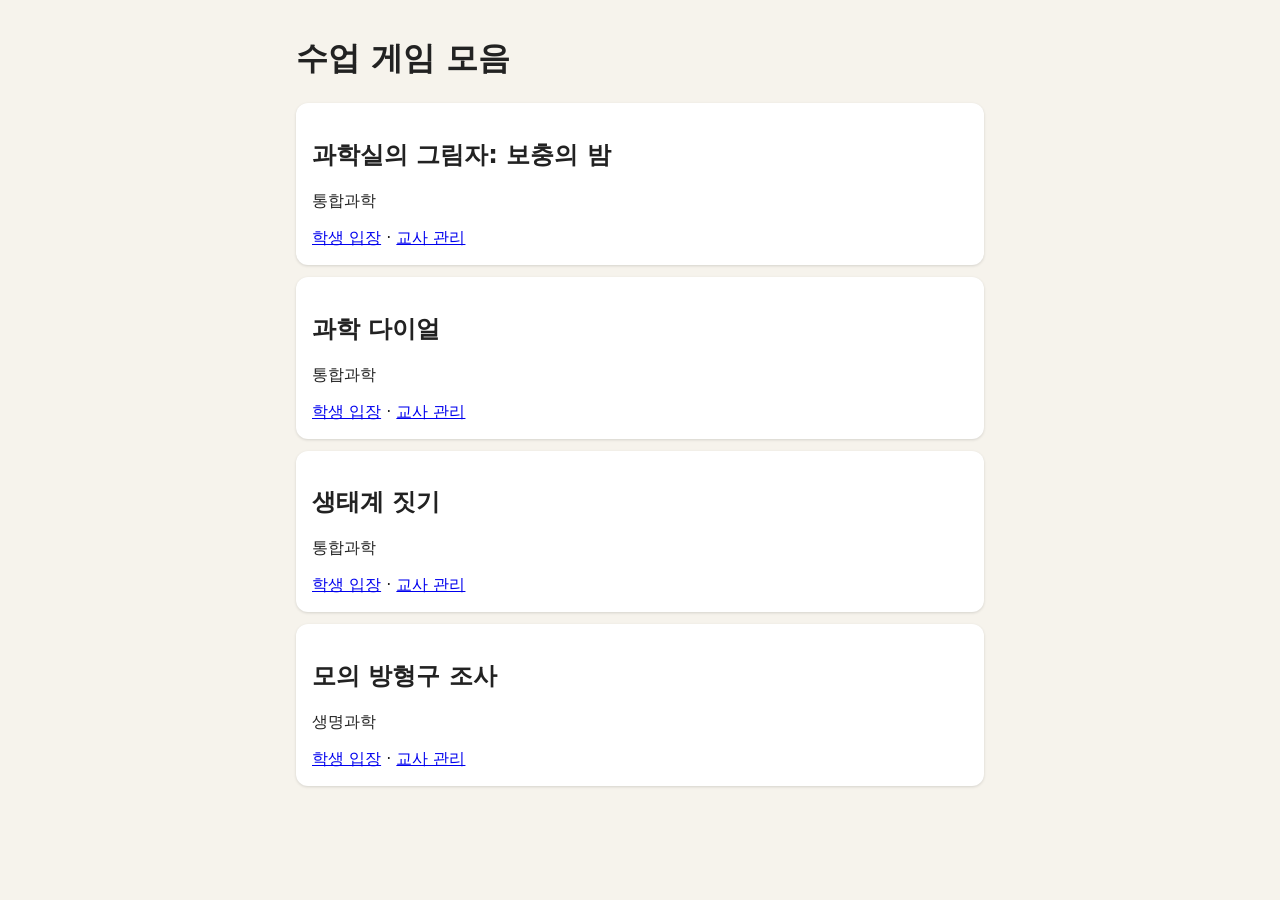
<file: index.html>
<!doctype html>
<html lang="ko"><head><meta charset="utf-8"><meta name="viewport" content="width=device-width, initial-scale=1">
<title>수업 게임 모음</title><link rel="stylesheet" href="common/style.css"></head>
<body><main>
<h1>수업 게임 모음</h1>
<div id="list"></div>
</main>
<script type="module">
// 목록은 games.json에서(새 게임은 tools/new_game.py가 자동으로 한 줄 추가)
const games = await (await fetch("games.json", { cache: "no-store" })).json();
document.getElementById("list").replaceChildren(...games.map(g => {
  const d = document.createElement("div"); d.className = "card";
  const h = document.createElement("h2"); h.textContent = g.name;
  const p = document.createElement("p"); p.textContent = g.subject;
  const home = g.url || `${g.id}/`; // 다른 저장소 게임(url)도 교사 화면은 같은 폴더의 teacher.html
  const a = document.createElement("a"); a.href = home; a.textContent = "학생 입장";
  const t = document.createElement("a"); t.href = `${home}teacher.html`; t.textContent = "교사 관리";
  d.append(h, p, a, " · ", t);
  return d;
}));
</script>
</body></html>
</file>
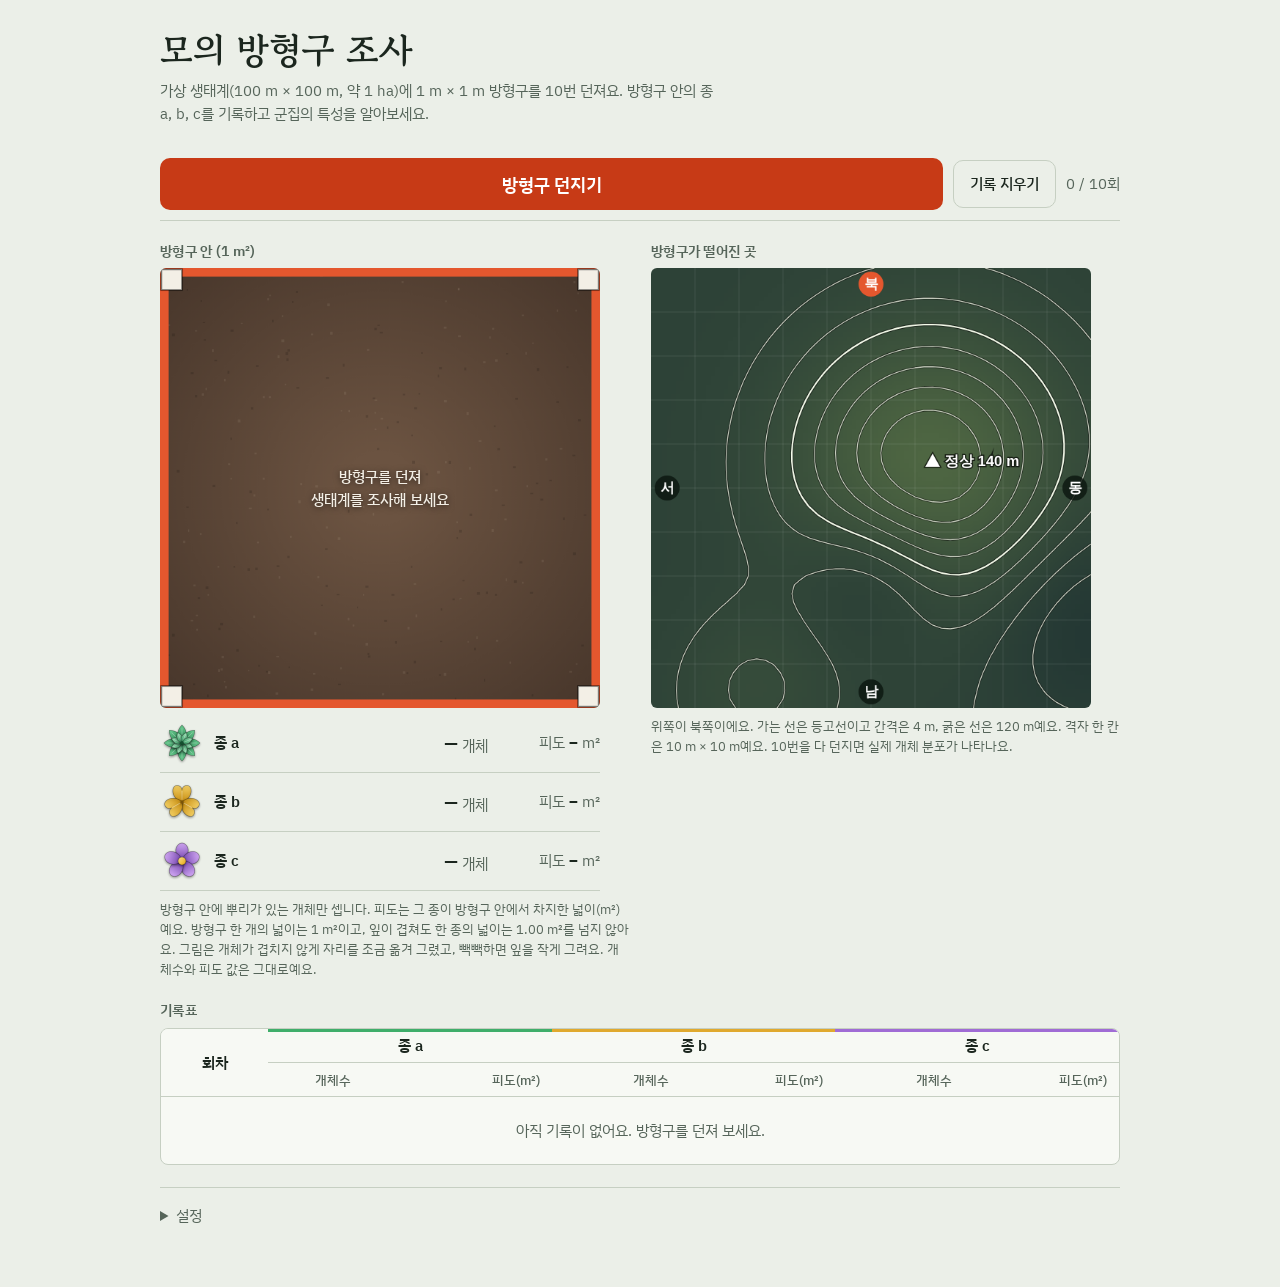
<file: quadrat/index.html>
<!doctype html>
<html lang="ko"><head><meta charset="utf-8"><meta name="viewport" content="width=device-width,initial-scale=1">
<title>모의 방형구 조사</title>
<link rel="stylesheet" href="https://fonts.googleapis.com/css2?family=Gowun+Batang:wght@700&family=IBM+Plex+Sans+KR:wght@400;500;600&display=swap">
<style>
/* 레이아웃: 고정 제어줄 → (방형구 확대 | 등고선 지도) → 기록표. 야외조사 노트 느낌, 방형구 끈의 주황빨강이 유일한 강조색 */
:root{
  --bg:#EBEFE8; --surface:#F7F9F4; --ink:#1B261E; --muted:#56655A; --line:#C6CFC2;
  --accent:#C73A16; --accent-ink:#FFFFFF;
  --sa:#3FAE6A; --sb:#E0A92E; --sc:#A06CD5;
  --disp:'Gowun Batang','Noto Serif KR','AppleMyungjo',serif;
  --body:'IBM Plex Sans KR','Apple SD Gothic Neo','Noto Sans KR',system-ui,sans-serif;
}
@media (prefers-color-scheme: dark){
  :root:not([data-theme="light"]){--bg:#131A15;--surface:#1B241E;--ink:#E5ECE3;--muted:#9BA99E;--line:#2D3A31;--accent:#FF7B54;--accent-ink:#1E0E08;color-scheme:dark}
}
:root[data-theme="dark"]{--bg:#131A15;--surface:#1B241E;--ink:#E5ECE3;--muted:#9BA99E;--line:#2D3A31;--accent:#FF7B54;--accent-ink:#1E0E08;color-scheme:dark}

body{background:var(--bg);color:var(--ink);font:15px/1.55 var(--body);
  padding-block:20px 48px;
  padding-left:max(16px,env(safe-area-inset-left,0px));
  padding-right:max(16px,env(safe-area-inset-right,0px))}
body::before{content:"";position:fixed;inset:0 0 auto;height:env(safe-area-inset-top,0px);z-index:10;background:var(--bg)}
.wrap{max-width:960px;margin:0 auto;display:flex;flex-direction:column;gap:22px}
h1{font:700 clamp(26px,6vw,36px)/1.2 var(--disp);margin:0;text-wrap:balance}
h2{font:600 14px/1.3 var(--body);letter-spacing:.02em;color:var(--muted);margin:0 0 8px}
p{margin:0}
.lede{color:var(--muted);max-width:62ch;margin-top:8px}
.note{color:var(--muted);font-size:13px;margin-top:8px;max-width:62ch}

.bar{position:sticky;top:env(safe-area-inset-top,0px);z-index:5;background:var(--bg);
  display:flex;flex-wrap:wrap;align-items:center;gap:10px;padding-block:10px;box-shadow:0 1px 0 var(--line)}
button{font:500 15px var(--body);cursor:pointer;border-radius:10px}
button:focus-visible,input:focus-visible,summary:focus-visible{outline:3px solid var(--accent);outline-offset:2px}
.primary{flex:1 1 200px;min-height:52px;padding:12px 22px;border:0;background:var(--accent);color:var(--accent-ink);font-size:18px;font-weight:600}
.primary:active{transform:translateY(1px)}
.primary:disabled{background:var(--line);color:var(--muted);cursor:default;transform:none}
.ghost{min-height:48px;padding:10px 16px;border:1px solid var(--line);background:transparent;color:var(--ink)}
.count{margin-left:auto;color:var(--muted);font-variant-numeric:tabular-nums}

.main{display:grid;gap:22px;grid-template-columns:minmax(0,1fr)}
@media (min-width:760px){.main{grid-template-columns:minmax(0,1fr) minmax(0,1fr)}}
.quad,.map{position:relative;width:100%;max-width:440px;aspect-ratio:1}
canvas.view{display:block;width:100%;height:100%;border-radius:6px}
.empty{position:absolute;inset:0;display:grid;place-items:center;text-align:center;padding:24px;
  color:#F3EFE6;font-weight:500;text-shadow:0 1px 6px rgba(0,0,0,.6);pointer-events:none}
.drop canvas{animation:drop .45s cubic-bezier(.2,.8,.3,1)}
@keyframes drop{from{transform:translateY(-16px) scale(1.07) rotate(-2deg);opacity:.15}to{transform:none;opacity:1}}
@media (prefers-reduced-motion:reduce){.drop canvas{animation:none}}

.res{max-width:440px;margin-top:6px}
.row{display:grid;grid-template-columns:44px minmax(0,1fr) auto auto;align-items:center;gap:10px;padding-block:7px;border-bottom:1px solid var(--line)}
.row canvas{width:44px;height:44px}
.row .nm{font-weight:600}
.row .v{font-size:15px;color:var(--muted)}
.row .v b{font-size:24px;color:var(--ink);font-weight:600;font-variant-numeric:tabular-nums}
.row .c{color:var(--muted);min-width:6.8em;text-align:right}
.row .c b{color:var(--ink);font-variant-numeric:tabular-nums}

.tbl{overflow-x:auto;border:1px solid var(--line);border-radius:8px;background:var(--surface)}
table{width:100%;border-collapse:collapse;font-variant-numeric:tabular-nums}
th,td{padding:7px 12px;text-align:right;white-space:nowrap}
td:first-child,th:first-child{text-align:center}
tbody tr:nth-child(even){background:color-mix(in srgb,var(--line) 28%,transparent)}
thead th{background:var(--surface);font-weight:600;box-shadow:inset 0 -1px 0 var(--line)}
.h1 th{height:34px;padding-block:0;text-align:center}
.h2 th{font-weight:500;color:var(--muted);font-size:13px}
th[data-s="a"]{box-shadow:inset 0 3px 0 var(--sa),inset 0 -1px 0 var(--line)}
th[data-s="b"]{box-shadow:inset 0 3px 0 var(--sb),inset 0 -1px 0 var(--line)}
th[data-s="c"]{box-shadow:inset 0 3px 0 var(--sc),inset 0 -1px 0 var(--line)}
td.none{text-align:center;color:var(--muted);padding:22px}

details{border-top:1px solid var(--line);padding-top:12px;color:var(--muted)}
summary{cursor:pointer;width:max-content;padding:4px 0}
.set{display:grid;gap:6px;margin-top:10px;max-width:420px;color:var(--ink)}
.inl{display:flex;gap:8px}
input{font:16px var(--body);padding:9px 12px;min-width:0;flex:1;border:1px solid var(--line);border-radius:8px;background:var(--surface);color:var(--ink)}
.set label{font-weight:500;margin-top:8px}

#teacher{border-top:1px solid var(--line);padding-top:16px}
#teacher th{box-shadow:inset 0 -1px 0 var(--line);text-align:right;font-size:13px}
#teacher th:first-child,#teacher td:first-child{text-align:left}

textarea,select{display:block;width:100%;font:16px var(--body);padding:9px 12px;border:1px solid var(--line);border-radius:8px;background:var(--surface);color:var(--ink)}
textarea{resize:vertical}
[hidden]{display:none!important}
#send{display:grid;gap:8px;max-width:520px}
a.primary{display:flex;align-items:center;justify-content:center;border-radius:10px;text-decoration:none;text-align:center}
a.primary[aria-disabled]{background:var(--line);color:var(--muted);pointer-events:none}
#gres{display:grid}
#gres details{border-top:1px solid var(--line);padding:10px 0;color:var(--ink)}
#gres summary{line-height:1.5}
#gres td{white-space:normal}
</style>
</head>
<body>
<div class="wrap">
  <header>
    <h1>모의 방형구 조사</h1>
    <p class="lede">가상 생태계(100 m × 100 m, 약 1 ha)에 1 m × 1 m 방형구를 10번 던져요. 방형구 안의 종 a, b, c를 기록하고 군집의 특성을 알아보세요.</p>
  </header>

  <div class="bar">
    <button id="throw" class="primary" type="button">방형구 던지기</button>
    <button id="clear" class="ghost" type="button">기록 지우기</button>
    <span class="count" id="count" aria-live="polite">0 / 10회</span>
  </div>

  <div class="main">
    <section>
      <h2>방형구 안 (1 m²)</h2>
      <div class="quad" id="quad">
        <canvas class="view" id="cv" width="720" height="720" role="img" aria-label="아직 던지지 않은 방형구"></canvas>
        <div class="empty" id="empty">방형구를 던져<br>생태계를 조사해 보세요</div>
      </div>
      <div class="res" id="res" aria-live="polite">
        <div class="row"><canvas class="ico" width="88" height="88"></canvas><span class="nm">종 a</span><span class="v"><b id="n0">–</b> 개체</span><span class="c">피도 <b id="p0">–</b> m²</span></div>
        <div class="row"><canvas class="ico" width="88" height="88"></canvas><span class="nm">종 b</span><span class="v"><b id="n1">–</b> 개체</span><span class="c">피도 <b id="p1">–</b> m²</span></div>
        <div class="row"><canvas class="ico" width="88" height="88"></canvas><span class="nm">종 c</span><span class="v"><b id="n2">–</b> 개체</span><span class="c">피도 <b id="p2">–</b> m²</span></div>
      </div>
      <p class="note">방형구 안에 뿌리가 있는 개체만 셉니다. 피도는 그 종이 방형구 안에서 차지한 넓이(m²)예요. 방형구 한 개의 넓이는 1 m²이고, 잎이 겹쳐도 한 종의 넓이는 1.00 m²를 넘지 않아요. 그림은 개체가 겹치지 않게 자리를 조금 옮겨 그렸고, 빽빽하면 잎을 작게 그려요. 개체수와 피도 값은 그대로예요.</p>
    </section>

    <section>
      <h2>방형구가 떨어진 곳</h2>
      <div class="map"><canvas class="view" id="map" width="600" height="600" role="img" aria-label="등고선이 있는 생태계 지도와 방형구가 떨어진 위치"></canvas></div>
      <p class="note" id="mapnote"></p>
    </section>
  </div>

  <section>
    <h2>기록표</h2>
    <div class="tbl">
      <table>
        <thead>
          <tr class="h1"><th rowspan="2">회차</th><th colspan="2" data-s="a">종 a</th><th colspan="2" data-s="b">종 b</th><th colspan="2" data-s="c">종 c</th></tr>
          <tr class="h2"><th>개체수</th><th>피도(m²)</th><th>개체수</th><th>피도(m²)</th><th>개체수</th><th>피도(m²)</th></tr>
        </thead>
        <tbody id="tb"></tbody>
      </table>
    </div>
  </section>

  <section id="send" hidden>
    <h2>결과 보내기</h2>
    <p class="note">10번 조사를 마쳤어요. 아래 버튼을 누르면 구글 폼이 열려요. 내용은 이미 채워져 있어요. 고치지 말고 <b>제출</b>을 꼭 눌러 주세요. 계산은 학습지에 직접 해 보세요.</p>
    <a id="send-go" class="primary" target="_blank" rel="noopener">결과 보내기</a>
    <p class="note" id="sendmsg"></p>
    <details>
      <summary>버튼이 안 될 때</summary>
      <p class="note">아래 글을 복사해서 폼의 답란에 붙여넣으세요.</p>
      <textarea id="rep" rows="4" readonly aria-label="보낼 기록"></textarea>
      <button id="copy" class="ghost" type="button" style="margin-top:8px">복사하기</button>
      <p class="note" id="copymsg"></p>
    </details>
  </section>

  <details>
    <summary>설정</summary>
    <div class="set">
      <label for="seed">생태계 번호</label>
      <div class="inl"><input id="seed" type="number" inputmode="numeric" min="1" max="999999"><button id="apply" class="ghost" type="button">적용</button></div>
      <p class="note">같은 번호면 같은 생태계가 만들어져요. 방형구가 떨어지는 곳은 사람마다 달라요. 번호를 바꾸면 기록이 지워져요.</p>
      <label for="code">교사용 코드</label>
      <div class="inl"><input id="code" type="password" autocomplete="off"><button id="open" class="ghost" type="button">열기</button></div>
      <p class="note" id="codemsg"></p>
    </div>
  </details>

  <section id="teacher" hidden>
    <h2>교사용 정답 (이 생태계 전체)</h2>
    <div class="tbl"><table>
      <thead><tr><th>종</th><th>개체당 면적(m²)</th><th>전체 개체수</th><th>밀도(개체/m²)</th><th>빈도(%)</th><th>피도(점유 m²/조사 m²)</th><th>상대밀도</th><th>상대빈도</th><th>상대피도</th><th>중요치</th></tr></thead>
      <tbody id="tt"></tbody>
    </table></div>
    <p class="note" id="tnote"></p>
    <p class="note">기준: 1 m 격자 10,000칸. 빈도는 개체가 1개 이상 있는 칸의 비율, 피도는 칸마다 (개체수 × 개체당 면적, 최대 1 m²)의 평균이라 조사한 넓이 1 m²당 점유 넓이예요. 학생이 10개 방형구의 피도(m²)를 합해 10 m²로 나누면 이 값과 비교할 수 있어요. 학생이 던진 값은 표본이라 이 값과 조금 달라요. 교사용 정답을 열면 지도에 개체 분포가 바로 나타나요.</p>
  </section>
</div>

<script>
/*PURE*/
const W=100, AREA=[.25,.03,.12];
function rng(s){return function(){s|=0;s=s+0x6D2B79F5|0;let t=Math.imul(s^s>>>15,1|s);t=t+Math.imul(t^t>>>7,61|t)^t;return((t^t>>>14)>>>0)/4294967296}}
// 지형: 큰 산 하나와 작은 언덕·골짜기 3개를 겹친 높이(0~1). 위쪽이 북쪽, 높이(m) = 100 + 40 × 값
function terrain(seed){
  const r=rng(seed*7+13),B=[{x:35+30*r(),y:35+30*r(),a:2,s:20+8*r()}];
  for(let i=0;i<3;i++)B.push({x:r()*W,y:r()*W,a:(r()<.5?-1:1)*(.3+.4*r()),s:9+8*r()});
  const f=(x,y)=>B.reduce((h,b)=>h+b.a*Math.exp(-((x-b.x)**2+(y-b.y)**2)/(2*b.s*b.s)),0);
  let lo=1e9,hi=-1e9;
  for(let y=0;y<=W;y+=4)for(let x=0;x<=W;x+=4){const v=f(x,y);if(v<lo)lo=v;if(v>hi)hi=v}
  return (x,y)=>(f(x,y)-lo)/(hi-lo);
}
// 북쪽을 보는 비탈은 남쪽이 더 높다(y 아래쪽이 남쪽). 경사 기울기 0.008/m 이상이면 완전한 사면으로 본다.
const clamp01=v=>Math.max(0,Math.min(1,v)), gy=(H,x,y)=>(H(x,y+1)-H(x,y-1))/2;
const shade=(H,x,y)=>Math.max(clamp01(gy(H,x,y)/.008),clamp01((.3-H(x,y))/.3)); // 그늘: 북사면 또는 골짜기
const sun=(H,x,y)=>clamp01(-gy(H,x,y)/.008); // 양지: 남사면
// a: 임의 분포(1 m 칸마다 푸아송 1.5개체), b: 양지바른 남사면에 몰린 원형 군락 38개, c: 북사면·골짜기에서만 자라고 서로 간격을 둔다
function build(seed){
  const r=rng(seed),P=[[],[],[]],L=Math.exp(-1.5),H=terrain(seed);
  for(let cy=0;cy<W;cy++)for(let cx=0;cx<W;cx++){let k=0,p=1;do{k++;p*=r()}while(p>L);for(let i=0;i<k-1;i++)P[0].push(cx+r(),cy+r())}
  for(let j=0;j<38;j++){
    let px,py;do{px=r()*W;py=r()*W}while(r()>.12+.88*sun(H,px,py));
    const R=4+3*r(),n=Math.round(Math.PI*R*R*5.5*(.8+.4*r()));
    for(let i=0;i<n;i++){
      const a=r()*6.2832,d=R*Math.sqrt(r()),g=Math.sqrt(-2*Math.log(1-r()))*.6,h=r()*6.2832;
      const x=px+d*Math.cos(a)+g*Math.cos(h),y=py+d*Math.sin(a)+g*Math.sin(h);
      if(x>=0&&x<W&&y>=0&&y<W)P[1].push(x,y);
    }
  }
  const m=90,s=W/m;
  for(let iy=0;iy<m;iy++)for(let ix=0;ix<m;ix++){const x=(ix+r())*s,y=(iy+r())*s,q=r();if(q<.03+.97*shade(H,x,y))P[2].push(x,y)}
  return P.map(a=>Float32Array.from(a));
}
function truthOf(P){
  const T=P.map((p,s)=>{
    const c=new Uint16Array(W*W);
    for(let i=0;i<p.length;i+=2)c[Math.min(W-1,p[i+1]|0)*W+Math.min(W-1,p[i]|0)]++;
    let f=0,cv=0;for(const n of c){if(n)f++;cv+=Math.min(1,n*AREA[s])}
    return{N:p.length/2,d:p.length/2/(W*W),f:f/(W*W)*100,c:cv/(W*W)};
  });
  const sum=k=>T.reduce((a,t)=>a+t[k],0),sd=sum('d'),sf=sum('f'),sc=sum('c');
  T.forEach(t=>{t.rd=t.d/sd*100;t.rf=t.f/sf*100;t.rc=t.c/sc*100;t.iv=t.rd+t.rf+t.rc});
  return T;
}
const NM=['a','b','c'];
function measureIn(Q,x,y){
  const h=Q.map(p=>{const o=[];for(let i=0;i<p.length;i+=2){const dx=p[i]-x,dy=p[i+1]-y;if(dx>=0&&dx<1&&dy>=0&&dy<1)o.push(dx,dy)}return o});
  const n=h.map(o=>o.length/2);
  return{x,y,h,n,c:n.map((k,s)=>Math.min(1,Math.round(k*AREA[s]*100)/100))};
}
/*END*/

const FORM={url:'',entry:''}; // 교사 구글 폼: viewform 주소(? 앞까지)와 entry 번호
const $=id=>document.getElementById(id), KEY='bangyeongu-v2', CODE='quadrat', S=720, MAX=10;
const COL=['#3FAE6A','#E0A92E','#A06CD5'];
let seed=1027, P, H, ground, rec=[], armed=false;

// 마칭 스퀘어로 등고선 선분을 그린다 (격자 2 m)
const EDGE={1:['LB'],2:['BR'],3:['LR'],4:['TR'],5:['TL','BR'],6:['TB'],7:['TL'],8:['TL'],9:['TB'],10:['TR','LB'],11:['TR'],12:['LR'],13:['BR'],14:['LB']};
function contours(g,k){
  const n=50,c=W/n,v=[];
  for(let j=0;j<=n;j++){v.push([]);for(let i=0;i<=n;i++)v[j].push(H(i*c,j*c))}
  for(let li=1;li<=9;li++){
    const Lv=li/10;g.beginPath();
    for(let j=0;j<n;j++)for(let i=0;i<n;i++){
      const a=v[j][i],b=v[j][i+1],cc=v[j+1][i+1],d=v[j+1][i],x=i*c,y=j*c;
      const idx=(a>Lv?8:0)+(b>Lv?4:0)+(cc>Lv?2:0)+(d>Lv?1:0),sg=EDGE[idx];if(!sg)continue;
      const pt=(x0,y0,x1,y1,v0,v1)=>{const t=(Lv-v0)/(v1-v0);return[(x0+(x1-x0)*t)*k,(y0+(y1-y0)*t)*k]};
      const E={T:()=>pt(x,y,x+c,y,a,b),R:()=>pt(x+c,y,x+c,y+c,b,cc),B:()=>pt(x,y+c,x+c,y+c,d,cc),L:()=>pt(x,y,x,y+c,a,d)};
      sg.forEach(s=>{const p=E[s[0]](),q=E[s[1]]();g.moveTo(p[0],p[1]);g.lineTo(q[0],q[1])});
    }
    // 개체 점 위에서도 보이도록 어두운 테두리 위에 밝은 선을 겹쳐 그린다
    g.strokeStyle='rgba(0,0,0,.55)';g.lineWidth=li===5?4.2:3;g.stroke();
    g.strokeStyle=li===5?'#F4FBEA':'rgba(244,251,234,.82)';g.lineWidth=li===5?2.2:1.3;g.stroke();
  }
}
function makeGround(){
  const oc=document.createElement('canvas');oc.width=oc.height=W;
  const og=oc.getContext('2d'),im=og.createImageData(W,W);
  for(let y=0;y<W;y++)for(let x=0;x<W;x++){const t=H(x+.5,y+.5),i=(y*W+x)*4;im.data[i]=36+t*42;im.data[i+1]=56+t*46;im.data[i+2]=52+t*14;im.data[i+3]=255}
  og.putImageData(im,0,0);return oc;
}
let peak;
function world(s){
  seed=s;P=build(s);H=terrain(s);ground=makeGround();
  peak=[0,0,-1];for(let y=0;y<W;y+=2)for(let x=0;x<W;x+=2){const t=H(x,y);if(t>peak[2])peak=[x,y,t]}
}

const measure=(x,y)=>measureIn(P,x,y);
function save(){try{localStorage.setItem(KEY,JSON.stringify({seed,t:rec.map(q=>[q.x,q.y])}))}catch(e){}}
world(1027);
try{const d=JSON.parse(localStorage.getItem(KEY)||'null');if(d&&d.seed>0){world(d.seed);rec=(d.t||[]).slice(0,MAX).map(t=>measure(t[0],t[1]))}}catch(e){}

function plant(g,s,x,y,R){
  g.save();g.translate(x,y);
  g.shadowColor='rgba(0,0,0,.4)';g.shadowBlur=R*.14;g.shadowOffsetY=R*.06;
  g.lineJoin='round';g.lineWidth=Math.max(1,R*.035);g.strokeStyle='rgba(0,0,0,.38)';
  const lg=(c0,c1,x0,y0,x1,y1)=>{const q=g.createLinearGradient(x0,y0,x1,y1);q.addColorStop(0,c0);q.addColorStop(1,c1);return q};
  if(s===0){ // 잎이 겹겹이 퍼진 로제트
    [[1,0,'#1F7A48','#6FD596'],[.62,Math.PI/8,'#2E9A5E','#A5EBBF']].forEach(([sc,off,c0,c1])=>{
      for(let i=0;i<8;i++){
        g.save();g.rotate(off+i*Math.PI/4);const l=R*sc;
        g.beginPath();g.moveTo(0,0);g.bezierCurveTo(l*.25,-l*.34,l*.7,-l*.3,l,0);g.bezierCurveTo(l*.7,l*.3,l*.25,l*.34,0,0);
        g.fillStyle=lg(c0,c1,0,0,l,0);g.fill();g.stroke();
        g.beginPath();g.moveTo(l*.1,0);g.lineTo(l*.82,0);g.strokeStyle='rgba(255,255,255,.4)';g.stroke();
        g.restore();
      }
    });
    g.beginPath();g.arc(0,0,R*.1,0,6.2832);g.fillStyle='#14502F';g.fill();
  }else if(s===1){ // 하트 모양 잎 3장 클로버
    for(let i=0;i<3;i++){
      g.save();g.rotate(i*2.0944);
      g.beginPath();g.moveTo(0,0);
      g.bezierCurveTo(-R*.62,-R*.18,-R*.62,-R*.92,-R*.28,-R*.92);g.bezierCurveTo(-R*.1,-R*.92,0,-R*.78,0,-R*.66);
      g.bezierCurveTo(0,-R*.78,R*.1,-R*.92,R*.28,-R*.92);g.bezierCurveTo(R*.62,-R*.92,R*.62,-R*.18,0,0);
      g.fillStyle=lg('#C98F12','#F6D46A',0,0,0,-R);g.fill();g.stroke();
      g.beginPath();g.moveTo(0,-R*.12);g.lineTo(0,-R*.62);g.strokeStyle='rgba(255,255,255,.45)';g.stroke();
      g.restore();
    }
    g.beginPath();g.arc(0,0,R*.09,0,6.2832);g.fillStyle='#7A5408';g.fill();
  }else{ // 꽃잎 5장 꽃
    for(let i=0;i<5;i++){
      g.save();g.rotate(i*1.2566-1.5708);
      g.beginPath();g.moveTo(0,0);g.bezierCurveTo(R*.3,-R*.5,R*.95,-R*.42,R,0);g.bezierCurveTo(R*.95,R*.42,R*.3,R*.5,0,0);
      g.fillStyle=lg('#6E3FA8','#D2A8F5',0,0,R,0);g.fill();g.stroke();
      g.restore();
    }
    g.beginPath();g.arc(0,0,R*.22,0,6.2832);g.fillStyle=lg('#FFE68A','#E8A817',-R*.2,-R*.2,R*.2,R*.2);g.fill();g.stroke();
  }
  g.restore();
}
// 그림에서만 개체가 겹치지 않도록 서로 밀어내 자리를 옮긴다. 너무 빽빽하면 잎을 조금씩 줄인다(ks). 개체수·피도 값은 그대로다.
function layout(q){
  const it=[];
  q.h.forEach((h,s)=>{const R=Math.sqrt(AREA[s]/Math.PI);for(let i=0;i<h.length;i+=2)it.push({s,x:h[i],y:h[i+1],R})});
  for(let ks=1;ks>=.4;ks-=.05){
    for(let n=0;n<150;n++){
      let ok=true;
      it.forEach(a=>{const m=a.R*ks+.015;a.x=Math.min(1-m,Math.max(m,a.x));a.y=Math.min(1-m,Math.max(m,a.y))});
      for(let i=0;i<it.length;i++)for(let j=i+1;j<it.length;j++){
        const a=it[i],b=it[j],need=(a.R+b.R)*ks;let dx=b.x-a.x,dy=b.y-a.y,d=Math.hypot(dx,dy);
        if(d>=need-1e-4)continue;
        ok=false;if(d<1e-6){dx=Math.cos(i);dy=Math.sin(i);d=1}
        const p=(need-d)/2+1e-4;dx/=d;dy/=d;a.x-=dx*p;a.y-=dy*p;b.x+=dx*p;b.y+=dy*p;
      }
      if(ok)return{it,ks};
    }
  }
  return{it,ks:.4};
}
function drawQuad(q){
  const cv=$('cv'),g=cv.getContext('2d');
  const gr=g.createRadialGradient(S/2,S/2,60,S/2,S/2,S*.72);gr.addColorStop(0,'#6B5341');gr.addColorStop(1,'#46352A');
  g.fillStyle=gr;g.fillRect(0,0,S,S);
  for(let i=0;i<260;i++){g.fillStyle=i%2?'rgba(0,0,0,.14)':'rgba(255,235,210,.08)';g.fillRect(Math.random()*S,Math.random()*S,2+Math.random()*3,2+Math.random()*3)}
  if(q){const L=layout(q);[0,2,1].forEach(s=>L.it.filter(a=>a.s===s).forEach(a=>plant(g,s,a.x*S,a.y*S,a.R*L.ks*S)))}
  g.strokeStyle='#E4572E';g.lineWidth=14;g.strokeRect(7,7,S-14,S-14);
  g.fillStyle='#F3EFE6';g.strokeStyle='rgba(0,0,0,.5)';g.lineWidth=3;
  [[0,0],[1,0],[0,1],[1,1]].forEach(c=>{const x=c[0]?S-36:2,y=c[1]?S-36:2;g.fillRect(x,y,34,34);g.strokeRect(x,y,34,34)});
  cv.setAttribute('aria-label',q?'방형구 안 모습. '+NM.map((n,s)=>'종 '+n+' '+q.n[s]+'개체').join(', '):'아직 던지지 않은 방형구');
}
function revealed(){return rec.length>=MAX||!$('teacher').hidden}
function drawMap(){
  const g=$('map').getContext('2d'),M=600,k=M/W;
  g.imageSmoothingEnabled=true;g.drawImage(ground,0,0,M,M);
  g.strokeStyle='rgba(255,255,255,.1)';g.lineWidth=1;g.beginPath();
  for(let i=1;i<10;i++){g.moveTo(i*60,0);g.lineTo(i*60,M);g.moveTo(0,i*60);g.lineTo(M,i*60)}
  g.stroke();
  if(revealed()){
    g.globalAlpha=.8;
    P.forEach((p,s)=>{
      g.fillStyle=COL[s];g.beginPath();
      for(let i=0;i<p.length;i+=2){
        const x=p[i]*k,y=p[i+1]*k;
        if(s===0){g.moveTo(x+1.9,y);g.arc(x,y,1.9,0,6.2832)}
        else if(s===1){g.moveTo(x,y-2);g.lineTo(x+1.8,y+1.4);g.lineTo(x-1.8,y+1.4);g.closePath()}
        else{g.moveTo(x,y-3.4);g.lineTo(x+2.8,y);g.lineTo(x,y+3.4);g.lineTo(x-2.8,y);g.closePath()}
      }
      g.fill();
    });
    g.globalAlpha=1;
  }
  contours(g,k); // 개체 점 위에 그려서 항상 보이게 한다
  const px=peak[0]*k,py=peak[1]*k,pl=px>M-130;
  g.fillStyle='#fff';g.strokeStyle='rgba(0,0,0,.7)';g.lineWidth=3;g.beginPath();g.moveTo(px,py-11);g.lineTo(px+10,py+7);g.lineTo(px-10,py+7);g.closePath();g.stroke();g.fill();
  g.font='600 20px sans-serif';g.textAlign=pl?'right':'left';g.textBaseline='middle';
  const lab='정상 '+Math.round(100+40*peak[2])+' m';g.strokeText(lab,pl?px-16:px+16,py);g.fillText(lab,pl?px-16:px+16,py);
  [['북',M/2,22],['남',M/2,M-22],['서',22,M/2],['동',M-22,M/2]].forEach((c,i)=>{ // 위쪽이 북쪽
    g.beginPath();g.arc(c[1],c[2],17,0,6.2832);g.fillStyle=i?'rgba(10,20,14,.78)':'#E4572E';g.fill();
    g.fillStyle='#fff';g.font='700 19px sans-serif';g.textAlign='center';g.textBaseline='middle';g.fillText(c[0],c[1],c[2]+1);
  });
  rec.slice(0,-1).forEach(q=>{const x=(q.x+.5)*k,y=(q.y+.5)*k;g.fillStyle='#F3EFE6';g.strokeStyle='rgba(0,0,0,.65)';g.lineWidth=2;g.fillRect(x-6,y-6,12,12);g.strokeRect(x-6,y-6,12,12)});
  const q=rec[rec.length-1];
  if(q){
    const x=(q.x+.5)*k,y=(q.y+.5)*k,left=x>M-80;
    g.strokeStyle='#FF7B54';g.lineWidth=5;g.beginPath();g.arc(x,y,20,0,6.2832);g.stroke();
    g.font='700 30px sans-serif';g.textBaseline='middle';g.textAlign=left?'right':'left';
    const tx=left?x-30:x+30;
    g.lineWidth=5;g.strokeStyle='rgba(0,0,0,.75)';g.strokeText(rec.length,tx,y);g.fillStyle='#fff';g.fillText(rec.length,tx,y);
  }
  $('mapnote').textContent=revealed()
    ?'점은 실제 개체의 위치예요(초록 원 a, 노랑 삼각형 b, 보라 마름모 c). 지형과 비교하며 종마다 어디에 많은지 살펴보세요. 위쪽이 북쪽이고, 등고선 간격은 4 m, 굵은 선은 120 m예요.'
    :'위쪽이 북쪽이에요. 가는 선은 등고선이고 간격은 4 m, 굵은 선은 120 m예요. 격자 한 칸은 10 m × 10 m예요. 10번을 다 던지면 실제 개체 분포가 나타나요.';
}
function renderTable(){
  $('tb').innerHTML=rec.length
    ?rec.map((q,i)=>'<tr><td>'+(i+1)+'</td>'+[0,1,2].map(s=>'<td>'+q.n[s]+'</td><td>'+q.c[s].toFixed(2)+'</td>').join('')+'</tr>').join('')
    :'<tr><td class="none" colspan="7">아직 기록이 없어요. 방형구를 던져 보세요.</td></tr>';
}
function show(anim){
  const q=rec[rec.length-1],done=rec.length>=MAX;
  $('count').textContent=rec.length+' / '+MAX+'회';
  $('throw').disabled=done;$('throw').textContent=done?'10회 조사 완료':'방형구 던지기';
  $('empty').hidden=!!q;$('send').hidden=!done;if(done)setSend();
  [0,1,2].forEach(s=>{$('n'+s).textContent=q?q.n[s]:'–';$('p'+s).textContent=q?q.c[s].toFixed(2):'–'});
  drawQuad(q);drawMap();renderTable();
  if(anim&&!matchMedia('(prefers-reduced-motion: reduce)').matches){const e=$('quad');e.classList.remove('drop');void e.offsetWidth;e.classList.add('drop')}
}
function showTeacher(){
  $('teacher').hidden=false;
  const T=truthOf(P),f=(v,d)=>v.toFixed(d);
  $('tt').innerHTML=T.map((t,s)=>'<tr><td>종 '+NM[s]+'</td><td>'+AREA[s]+'</td><td>'+t.N+'</td><td>'+f(t.d,2)+'</td><td>'+f(t.f,1)+'</td><td>'+f(t.c,3)+'</td><td>'+f(t.rd,1)+'</td><td>'+f(t.rf,1)+'</td><td>'+f(t.rc,1)+'</td><td><b>'+f(t.iv,1)+'</b></td></tr>').join('');
  const top=k=>T.reduce((m,t,s)=>t[k]>T[m][k]?s:m,0);
  $('tnote').textContent='상대밀도 1위: 종 '+NM[top('rd')]+' · 중요치 1위(우점종): 종 '+NM[top('iv')]+' · 분포: a 임의, b 집중(양지바른 남사면), c 집중(그늘진 북사면·골짜기)';
  drawMap();
}

$('throw').addEventListener('click',()=>{
  if(rec.length>=MAX)return;
  rec.push(measure(Math.round(Math.random()*99e3)/1e3,Math.round(Math.random()*99e3)/1e3));save();show(true);
});
$('clear').addEventListener('click',function(){
  if(!armed){armed=true;this.textContent='한 번 더 누르면 지워요';setTimeout(()=>{armed=false;this.textContent='기록 지우기'},3000);return}
  armed=false;this.textContent='기록 지우기';rec=[];save();show();
});
$('apply').addEventListener('click',()=>{
  const v=parseInt($('seed').value,10);if(!(v>=1&&v<=999999))return;
  world(v);rec=[];save();show();if(!$('teacher').hidden)showTeacher();
});
$('open').addEventListener('click',()=>{
  if($('code').value.trim()===CODE){$('codemsg').textContent='';showTeacher()}else $('codemsg').textContent='코드가 맞지 않아요.';
});
// ---- 학생: 구글 폼으로 결과 보내기 (교사가 FORM을 채운다) ----
const data=()=>[seed].concat(...rec.flatMap(q=>[0,1,2].flatMap(s=>[q.n[s],q.c[s].toFixed(2)]))).join(',');
function setSend(){
  const a=$('send-go'),ok=FORM.url&&FORM.entry;
  $('rep').value=data();
  if(ok){a.href=FORM.url+'?usp=pp_url&entry.'+FORM.entry+'='+encodeURIComponent(data());a.removeAttribute('aria-disabled')}
  else{a.removeAttribute('href');a.setAttribute('aria-disabled','true')}
  $('sendmsg').textContent=ok?'':'아직 구글 폼 주소가 연결되지 않았어요. 선생님께 알려 주세요.';
}
$('copy').addEventListener('click',()=>{
  const t=$('rep'),sel=()=>{t.focus();t.select();$('copymsg').textContent='글이 선택됐어요. 길게 눌러 복사해 주세요.'};
  navigator.clipboard?.writeText(t.value).then(()=>{$('copymsg').textContent='복사했어요.'},sel)||sel();
});


document.querySelectorAll('canvas.ico').forEach((c,s)=>plant(c.getContext('2d'),s,44,44,36));
$('seed').value=seed;
if(location.hash==='#teacher')showTeacher();
show();
</script>
</body></html>
</file>
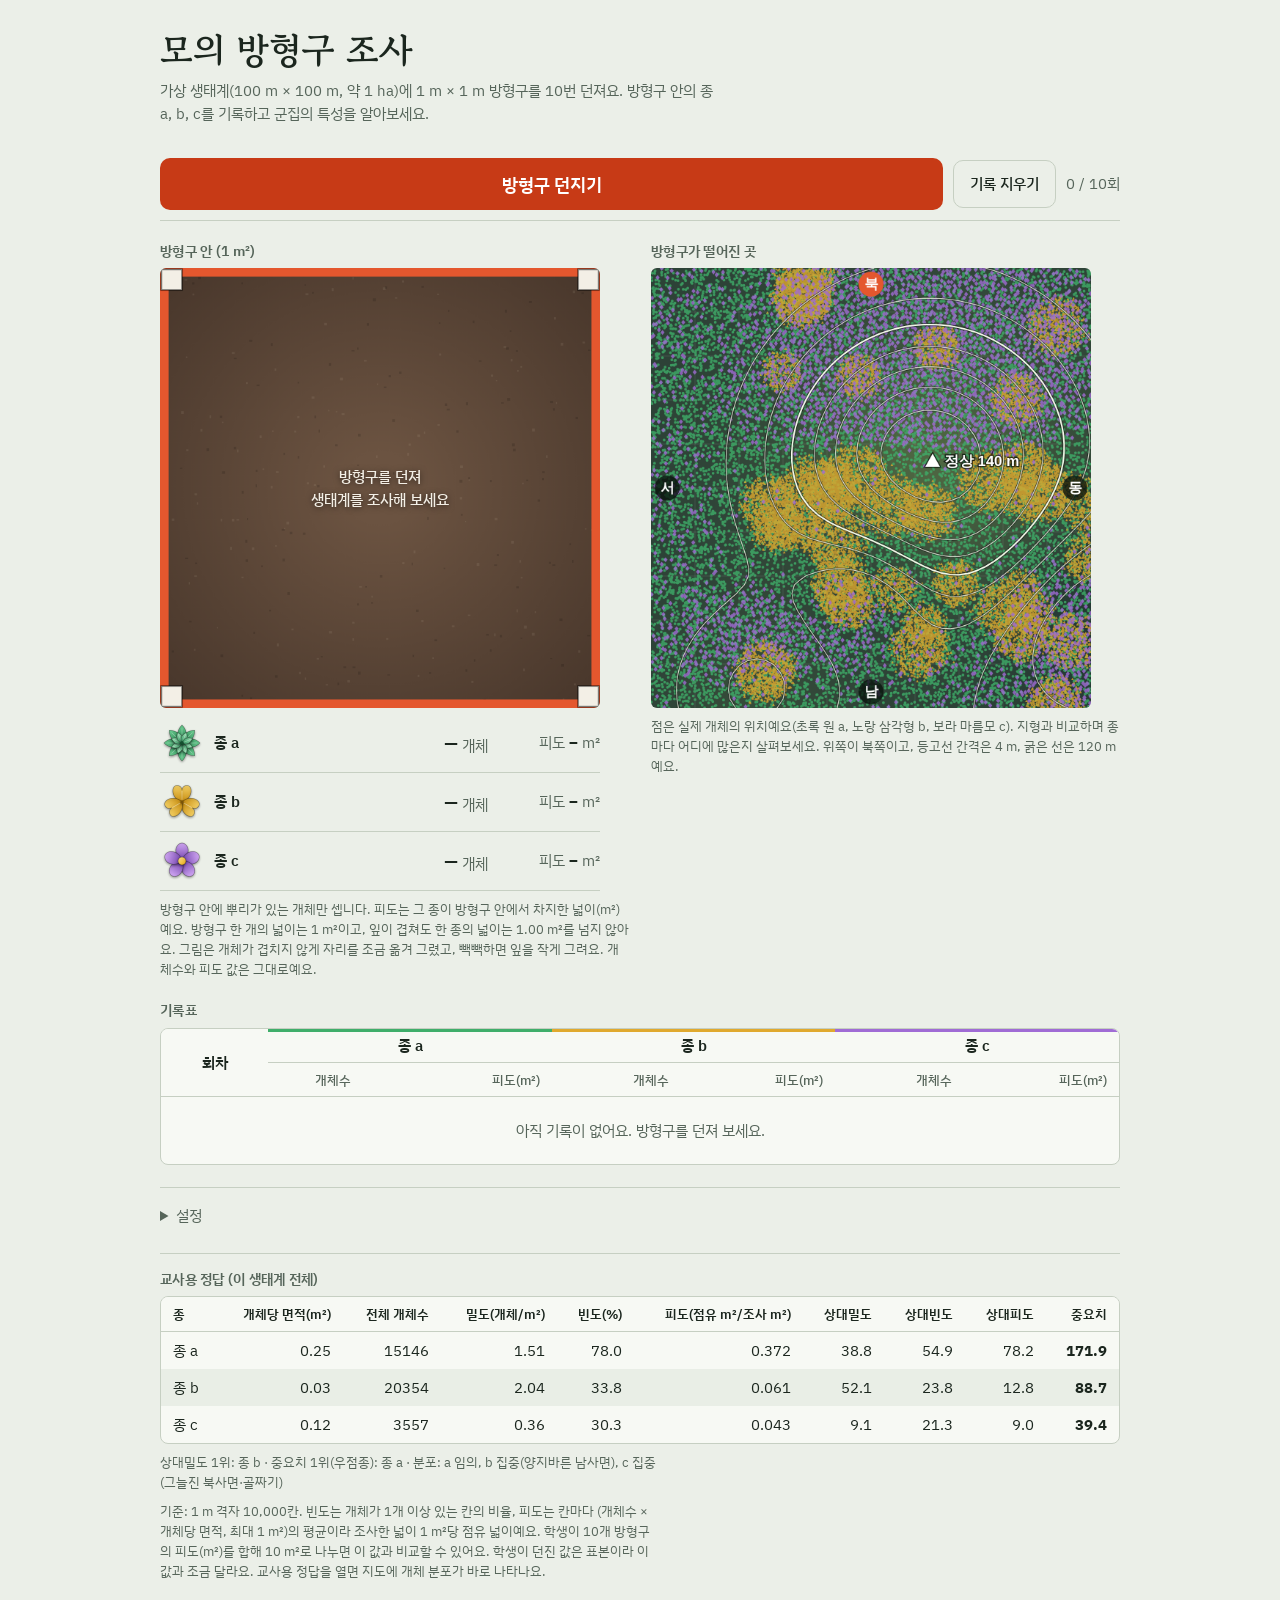
<file: quadrat/teacher.html>
<!doctype html>
<html lang="ko"><head><meta charset="utf-8"><title>모의 방형구 조사: 교사</title>
<script>location.replace("./#teacher")</script></head>
<body><p><a href="./#teacher">교사용 화면으로 가기</a></p></body></html>
</file>
<file: common/style.css>
/* 모든 게임 공통 기본 모양. 게임마다 덧붙여 바꾸면 됨 */
:root { --bg: #f6f3ec; --card: #fff; --ink: #222; --quiet: #666; --accent: #2b6cb0; --good: #2f855a; --bad: #c53030; }
* { box-sizing: border-box; }
body { margin: 0; font-family: system-ui, -apple-system, "Apple SD Gothic Neo", "Malgun Gothic", sans-serif; background: var(--bg); color: var(--ink); }
main { max-width: 720px; margin: 0 auto; padding: 16px; }
.card { background: var(--card); border-radius: 12px; padding: 16px; margin: 12px 0; box-shadow: 0 1px 3px #0002; }
input, button, select { font: inherit; padding: 10px 14px; border-radius: 8px; border: 1px solid #bbb; }
button { background: var(--accent); color: #fff; border: 0; cursor: pointer; }
button.quiet { background: #e2e2e2; color: var(--ink); }
button:disabled { opacity: .5; }
.hidden { display: none !important; }
.big { font-size: 48px; font-weight: 700; letter-spacing: 6px; }
.msg { color: var(--bad); min-height: 1.4em; }
ul.players { list-style: none; padding: 0; }
ul.players li { display: flex; justify-content: space-between; padding: 6px 0; border-bottom: 1px solid #eee; }
ul.players li.off { color: var(--quiet); }
</file>
